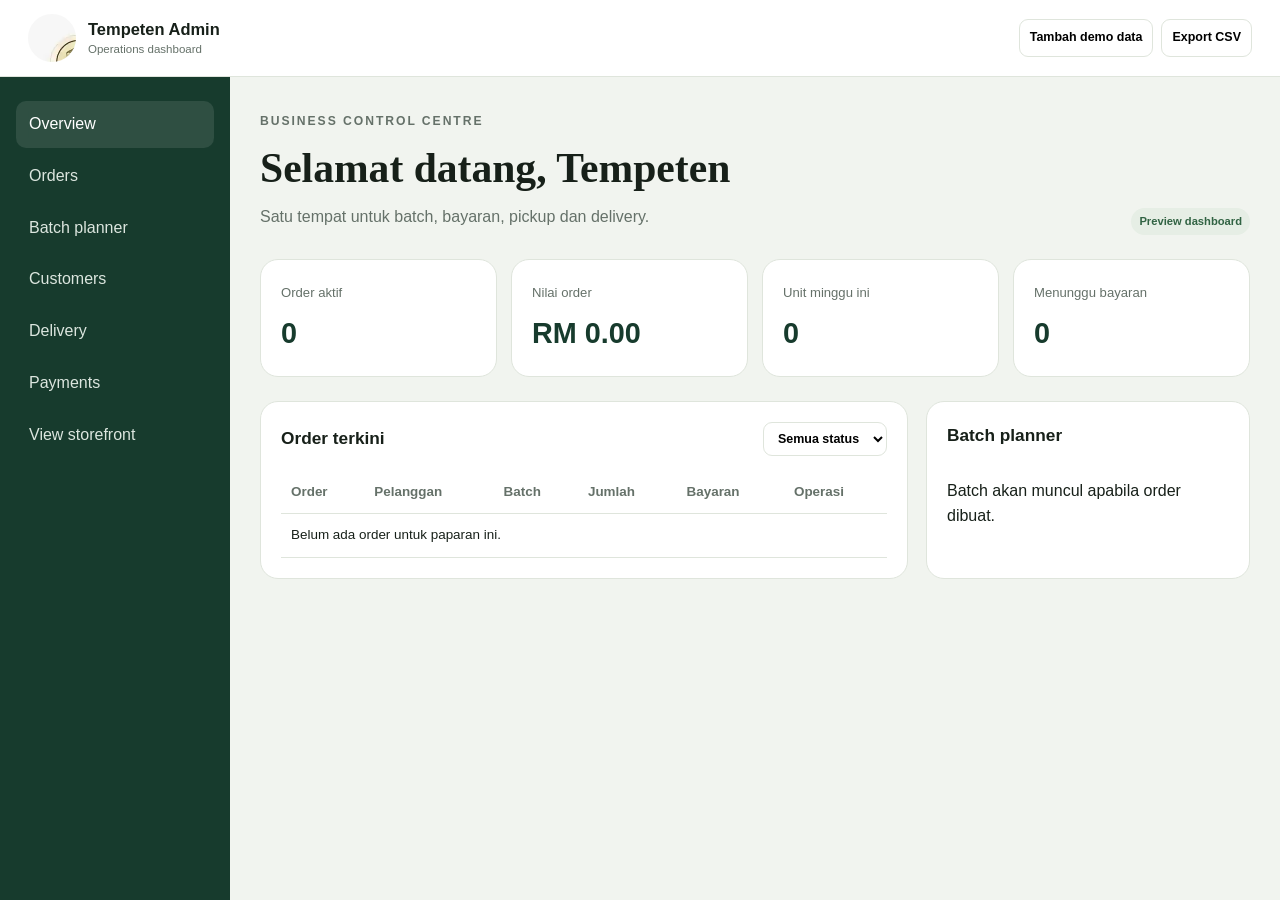
<file: admin.html>
<!doctype html><html lang="ms"><head><meta charset="utf-8"><meta name="viewport" content="width=device-width,initial-scale=1"><meta name="theme-color" content="#173b2d"><title>Admin Demo | Tempeten</title><link rel="stylesheet" href="assets/styles.css"></head><body class="dashboard-body"><header class="dashboard-header"><a class="brand" href="index.html"><img src="[data-uri]" data-img="logo" alt=""><span><strong>Tempeten Admin</strong><small>Operations dashboard</small></span></a><div class="toolbar"><button class="small-button" id="seedBtn">Tambah demo data</button><button class="small-button" id="exportBtn">Export CSV</button></div></header><div class="dashboard-layout"><nav class="dashboard-nav"><a class="active" href="#">Overview</a><a href="#orders">Orders</a><a href="#batches">Batch planner</a><a href="#">Customers</a><a href="#">Delivery</a><a href="#">Payments</a><a href="index.html">View storefront</a></nav><main class="dashboard-main"><div class="dashboard-title"><div><p class="eyebrow">BUSINESS CONTROL CENTRE</p><h1>Selamat datang, Tempeten</h1><p>Satu tempat untuk batch, bayaran, pickup dan delivery.</p></div><span class="status">Preview dashboard</span></div><section class="metric-grid"><article class="metric"><span>Order aktif</span><strong id="mOrders">0</strong></article><article class="metric"><span>Nilai order</span><strong id="mRevenue">RM0</strong></article><article class="metric"><span>Unit minggu ini</span><strong id="mUnits">0</strong></article><article class="metric"><span>Menunggu bayaran</span><strong id="mPending">0</strong></article></section><div class="dashboard-grid"><section class="panel" id="orders"><div class="panel-head"><h2>Order terkini</h2><div class="toolbar"><select id="statusFilter" class="small-button"><option value="all">Semua status</option><option value="pending">Pending</option><option value="paid">Paid</option></select></div></div><div class="table-wrap"><table><thead><tr><th>Order</th><th>Pelanggan</th><th>Batch</th><th>Jumlah</th><th>Bayaran</th><th>Operasi</th></tr></thead><tbody id="ordersBody"></tbody></table></div></section><aside class="panel" id="batches"><div class="panel-head"><h2>Batch planner</h2></div><div class="batch-list" id="batchList"></div></aside></div></main></div><script src="assets/images.js"></script><script src="assets/admin.js"></script></body></html>
</file>
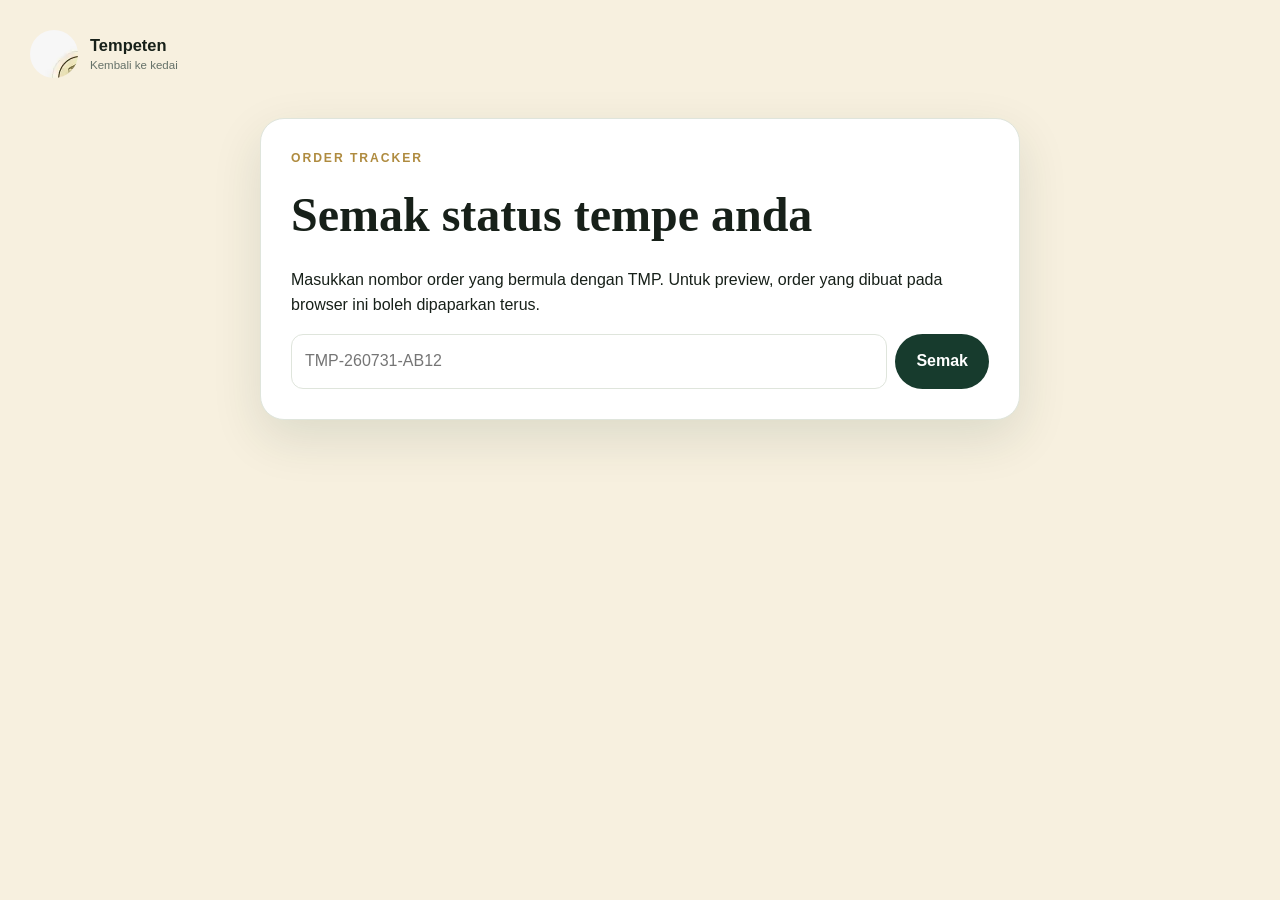
<file: track.html>
<!doctype html><html lang="ms"><head><meta charset="utf-8"><meta name="viewport" content="width=device-width,initial-scale=1"><meta name="theme-color" content="#173b2d"><title>Semak Order | Tempeten</title><link rel="stylesheet" href="assets/styles.css"></head><body><div class="track-shell"><a class="brand" href="index.html"><img src="[data-uri]" data-img="logo" alt="Logo Tempeten"><span><strong>Tempeten</strong><small>Kembali ke kedai</small></span></a><main class="track-card"><p class="eyebrow">ORDER TRACKER</p><h1>Semak status tempe anda</h1><p>Masukkan nombor order yang bermula dengan TMP. Untuk preview, order yang dibuat pada browser ini boleh dipaparkan terus.</p><form class="track-form" id="trackForm"><input id="orderId" placeholder="TMP-260731-AB12" required><button class="button primary" type="submit">Semak</button></form><section id="trackResult" hidden></section></main></div><script src="assets/images.js"></script><script src="assets/track.js"></script></body></html>
</file>
<file: assets/styles.css>
:root{--forest:#173b2d;--forest-2:#234d3b;--leaf:#698b55;--sage:#dce6d4;--cream:#f7f0df;--paper:#fffdf8;--ink:#172019;--muted:#657169;--gold:#af8b3f;--line:#dfe5dc;--danger:#8b3f34;--shadow:0 18px 50px rgba(24,55,42,.12);--radius:24px}
*{box-sizing:border-box}html{scroll-behavior:smooth}body{margin:0;background:var(--paper);color:var(--ink);font-family:Inter,ui-sans-serif,-apple-system,BlinkMacSystemFont,"Segoe UI",sans-serif;line-height:1.55}body.no-scroll{overflow:hidden}img{display:block;max-width:100%}a{color:inherit;text-decoration:none}button,input,select,textarea{font:inherit}button{cursor:pointer}.site-header{position:sticky;top:0;z-index:30;display:flex;align-items:center;justify-content:space-between;gap:24px;padding:14px clamp(20px,5vw,72px);background:rgba(255,253,248,.92);border-bottom:1px solid rgba(23,59,45,.08);backdrop-filter:blur(18px)}.brand{display:flex;align-items:center;gap:12px}.brand img{width:48px;height:48px;border-radius:50%}.brand span{display:grid;line-height:1.15}.brand strong{font-size:1.03rem}.brand small{color:var(--muted);font-size:.72rem;margin-top:4px}.desktop-nav{display:flex;gap:28px;color:var(--muted);font-size:.92rem}.desktop-nav a:hover{color:var(--forest)}.cart-button{border:0;background:var(--forest);color:#fff;padding:12px 16px;border-radius:999px;font-weight:700}.cart-button span{display:inline-grid;place-items:center;min-width:24px;height:24px;margin-left:8px;border-radius:50%;background:#fff;color:var(--forest);font-size:.78rem}.hero{min-height:690px;display:grid;grid-template-columns:1.12fr .88fr;gap:0;background:var(--cream)}.hero-media{position:relative;min-height:680px;overflow:hidden}.hero-media>img{width:100%;height:100%;object-fit:cover}.hero-media:after{content:"";position:absolute;inset:0;background:linear-gradient(90deg,transparent 68%,rgba(247,240,223,.18))}.hero-stamp{position:absolute;right:32px;bottom:32px;z-index:1;display:grid;place-items:center;width:126px;height:126px;border-radius:50%;background:rgba(247,240,223,.94);border:1px solid rgba(23,59,45,.15);color:var(--forest);text-align:center;font-weight:800;line-height:1.1;transform:rotate(-7deg);box-shadow:var(--shadow)}.hero-copy{display:flex;flex-direction:column;justify-content:center;padding:72px clamp(34px,6vw,96px)}.eyebrow{margin:0 0 10px;color:var(--gold);font-size:.76rem;font-weight:850;letter-spacing:.16em}.hero h1,.section-heading h2,.story-copy h2,.cta-section h2{font-family:Georgia,"Times New Roman",serif;letter-spacing:-.035em;line-height:1.04}.hero h1{font-size:clamp(3rem,5.3vw,6rem);margin:0;max-width:780px}.lead{font-size:1.08rem;color:var(--muted);max-width:640px;margin:26px 0}.hero-actions{display:flex;gap:12px;flex-wrap:wrap}.button{display:inline-flex;justify-content:center;align-items:center;gap:8px;border:1px solid transparent;padding:14px 20px;border-radius:999px;font-weight:800;transition:.2s transform,.2s background}.button:hover{transform:translateY(-1px)}.button.primary{background:var(--forest);color:white}.button.secondary{background:transparent;border-color:rgba(23,59,45,.25);color:var(--forest)}.button.light{background:#fff;color:var(--forest)}.button.full{width:100%;border-radius:14px}.batch-card{display:flex;align-items:center;gap:12px;margin-top:30px;padding:14px 16px;border:1px solid rgba(23,59,45,.12);border-radius:16px;background:rgba(255,255,255,.45);max-width:430px}.status-dot{width:10px;height:10px;background:#4b9b62;border-radius:50%;box-shadow:0 0 0 6px rgba(75,155,98,.12)}.batch-card div{display:grid}.batch-card small{color:var(--muted)}.value-strip{display:grid;grid-template-columns:repeat(4,1fr);border-bottom:1px solid var(--line);background:#fff;padding:0 clamp(20px,5vw,72px)}.value-strip div{display:grid;gap:3px;padding:25px 24px;border-right:1px solid var(--line)}.value-strip div:last-child{border-right:0}.value-strip strong{color:var(--forest)}.value-strip span{color:var(--muted);font-size:.86rem}.section{padding:100px clamp(20px,6vw,92px)}.section-heading{display:flex;align-items:end;justify-content:space-between;gap:40px;margin-bottom:42px}.section-heading h2{font-size:clamp(2.4rem,4vw,4.5rem);margin:0;max-width:760px}.section-heading>p{max-width:500px;margin:0;color:var(--muted)}.product-grid{display:grid;grid-template-columns:repeat(4,1fr);gap:18px}.product-card{display:flex;flex-direction:column;border:1px solid var(--line);border-radius:var(--radius);overflow:hidden;background:#fff;min-width:0}.product-card.featured{background:#fbf7ed;border-color:#d9c79d}.product-card.wide{grid-column:span 2;display:grid;grid-template-columns:.65fr 1.35fr}.product-image{position:relative;aspect-ratio:4/4.4;overflow:hidden;background:#e9eee5}.product-card.wide .product-image{aspect-ratio:auto;min-height:320px}.product-image img{width:100%;height:100%;object-fit:cover;transition:transform .45s}.product-card:hover .product-image img{transform:scale(1.025)}.product-badge{position:absolute;left:14px;top:14px;padding:7px 10px;border-radius:999px;background:rgba(255,253,248,.92);font-size:.68rem;font-weight:800;color:var(--forest);box-shadow:0 5px 18px rgba(0,0,0,.08)}.product-badge.gold{background:var(--gold);color:#fff}.product-body{display:flex;flex:1;flex-direction:column;justify-content:space-between;padding:20px}.product-title{display:flex;align-items:flex-start;justify-content:space-between;gap:16px}.product-title h3{margin:0;font-size:1.08rem}.product-title p{color:var(--muted);font-size:.86rem;margin:7px 0 0}.product-title>strong{white-space:nowrap;color:var(--forest)}.product-actions{display:flex;align-items:center;justify-content:flex-end;gap:10px;margin-top:20px}.product-actions button{width:38px;height:38px;border:1px solid var(--line);border-radius:50%;background:#fff;color:var(--forest);font-size:1.2rem}.qty{min-width:24px;text-align:center;font-weight:800}.text-link{display:inline-block;color:var(--forest);font-weight:800;margin-top:20px}.story-section{display:grid;grid-template-columns:1fr 1fr;background:var(--forest);color:#fff}.story-copy{display:flex;flex-direction:column;justify-content:center;padding:90px clamp(30px,7vw,110px)}.story-copy h2{font-size:clamp(2.5rem,4.5vw,5rem);margin:0}.story-copy>p:not(.eyebrow){color:#d7e1d9;font-size:1.02rem}.story-image{min-height:620px}.story-image img{width:100%;height:100%;object-fit:cover}.note-card{margin-top:25px;padding:22px;border:1px solid rgba(255,255,255,.18);border-radius:18px;background:rgba(255,255,255,.06)}.note-card p{margin:7px 0 0;color:#d7e1d9}.steps{display:grid;grid-template-columns:repeat(4,1fr);gap:18px}.steps article{padding:26px;border:1px solid var(--line);border-radius:20px;background:#fff}.steps span{font-family:Georgia,serif;color:var(--gold);font-size:2rem}.steps h3{margin:28px 0 8px}.steps p{margin:0;color:var(--muted);font-size:.9rem}.pickup{background:#f3f5ef}.location-grid{display:grid;grid-template-columns:repeat(3,1fr);gap:18px}.location-grid article{display:flex;gap:16px;padding:24px;border-radius:20px;background:#fff;border:1px solid var(--line)}.location-grid h3{margin:0}.location-grid p{color:var(--muted);margin:5px 0}.location-grid strong{font-size:.86rem;color:var(--forest)}.location-icon{display:grid;place-items:center;flex:0 0 50px;height:50px;border-radius:16px;background:var(--sage);color:var(--forest);font-weight:900}.delivery-card{background:var(--forest)!important;color:white}.delivery-card .location-icon{background:rgba(255,255,255,.12);color:#fff}.delivery-card p,.delivery-card strong{color:#dce6df}.cta-section{display:flex;align-items:center;justify-content:space-between;gap:30px;padding:64px clamp(20px,6vw,92px);background:var(--gold);color:white}.cta-section h2{font-size:clamp(2.2rem,4vw,4.4rem);max-width:900px;margin:0}.cta-section .eyebrow{color:#fff5d8}footer{display:grid;grid-template-columns:1fr auto;gap:28px;padding:48px clamp(20px,6vw,92px);background:#10261d;color:#fff}.footer-brand{display:flex;align-items:center;gap:12px}.footer-brand img{width:54px;height:54px;border-radius:50%}.footer-brand div{display:grid}.footer-brand span{color:#b9c9bf;font-size:.85rem}.footer-links{display:flex;gap:22px;align-items:center;color:#dbe5de;font-size:.9rem}.footer-note{grid-column:1/-1;color:#8fa298;font-size:.78rem;margin:0}.overlay{position:fixed;inset:0;z-index:39;background:rgba(10,25,18,.48);backdrop-filter:blur(4px)}.cart-drawer{position:fixed;right:0;top:0;bottom:0;z-index:40;width:min(460px,100%);display:flex;flex-direction:column;background:var(--paper);transform:translateX(105%);transition:transform .3s;box-shadow:-20px 0 60px rgba(0,0,0,.15)}.cart-drawer.open{transform:translateX(0)}.cart-header{display:flex;justify-content:space-between;align-items:flex-start;padding:26px;border-bottom:1px solid var(--line)}.cart-header h2,.checkout-head h2{margin:0;font-family:Georgia,serif;font-size:2rem}.icon-button{border:0;background:transparent;font-size:2rem;color:var(--muted)}.cart-items{padding:20px 26px;overflow:auto}.cart-line{display:grid;grid-template-columns:1fr auto;gap:8px;padding:15px 0;border-bottom:1px solid var(--line)}.cart-line small{color:var(--muted)}.cart-line .line-actions{display:flex;gap:7px;align-items:center}.cart-line button{width:28px;height:28px;border-radius:50%;border:1px solid var(--line);background:#fff}.cart-empty{padding:55px 26px;text-align:center;color:var(--muted)}.cart-empty strong{color:var(--ink)}.cart-footer{margin-top:auto;padding:22px 26px;border-top:1px solid var(--line);background:#fff}.cart-total{display:flex;justify-content:space-between;margin-bottom:16px}.checkout-dialog{width:min(1050px,calc(100% - 24px));max-height:92vh;padding:0;border:0;border-radius:24px;background:var(--paper);box-shadow:0 30px 100px rgba(0,0,0,.25)}.checkout-dialog::backdrop{background:rgba(10,25,18,.62);backdrop-filter:blur(5px)}.checkout-head{display:flex;justify-content:space-between;padding:24px 28px;border-bottom:1px solid var(--line)}.checkout-grid{display:grid;grid-template-columns:1.15fr .85fr;max-height:calc(92vh - 96px);overflow:auto}.form-panel{display:grid;gap:16px;padding:28px}.form-panel label{display:grid;gap:7px;font-weight:700;font-size:.87rem}.form-panel input,.form-panel select,.form-panel textarea{width:100%;border:1px solid #cfd7cf;background:#fff;border-radius:12px;padding:12px 13px;outline:none}.form-panel input:focus,.form-panel select:focus,.form-panel textarea:focus{border-color:var(--forest);box-shadow:0 0 0 3px rgba(23,59,45,.08)}fieldset{display:grid;gap:9px;margin:0;padding:0;border:0}legend{font-size:.87rem;font-weight:700;margin-bottom:7px}.radio-card{display:flex!important;grid-template-columns:auto 1fr!important;align-items:center;gap:12px!important;border:1px solid var(--line);border-radius:14px;padding:12px;background:#fff}.radio-card input{width:auto}.radio-card span{display:grid}.radio-card small{color:var(--muted);font-weight:500}.order-summary{padding:28px;background:#eef2e9}.order-summary h3{margin-top:0}.summary-item{display:flex;justify-content:space-between;gap:12px;padding:8px 0;font-size:.86rem}.summary-row{display:flex;justify-content:space-between;padding:12px 0;border-top:1px solid #d6ddd2}.summary-row.grand{font-size:1.16rem}.secure-note{display:block;color:var(--muted);margin-top:12px}.quote-result{font-size:.82rem;color:var(--forest);margin:8px 0 0}.toast{position:fixed;left:50%;bottom:24px;z-index:60;transform:translate(-50%,30px);opacity:0;background:#10261d;color:white;padding:13px 18px;border-radius:999px;transition:.25s;pointer-events:none}.toast.show{transform:translate(-50%,0);opacity:1}
.dashboard-body{background:#f1f4ef}.dashboard-header{position:sticky;top:0;z-index:20;display:flex;justify-content:space-between;align-items:center;padding:14px 28px;background:#fff;border-bottom:1px solid var(--line)}.dashboard-layout{display:grid;grid-template-columns:230px 1fr;min-height:calc(100vh - 77px)}.dashboard-nav{padding:24px 16px;background:#173b2d;color:#dce6df}.dashboard-nav a{display:block;padding:11px 13px;border-radius:10px;margin-bottom:5px}.dashboard-nav a.active,.dashboard-nav a:hover{background:rgba(255,255,255,.1);color:#fff}.dashboard-main{padding:30px}.dashboard-title{display:flex;justify-content:space-between;align-items:end;gap:20px}.dashboard-title h1{margin:0;font-family:Georgia,serif;font-size:2.6rem}.dashboard-title p{margin:5px 0;color:var(--muted)}.metric-grid{display:grid;grid-template-columns:repeat(4,1fr);gap:14px;margin:24px 0}.metric{padding:20px;border-radius:18px;background:#fff;border:1px solid var(--line)}.metric span{color:var(--muted);font-size:.82rem}.metric strong{display:block;font-size:1.8rem;margin-top:6px;color:var(--forest)}.dashboard-grid{display:grid;grid-template-columns:1.5fr .75fr;gap:18px}.panel{background:#fff;border:1px solid var(--line);border-radius:18px;padding:20px;overflow:hidden}.panel-head{display:flex;justify-content:space-between;align-items:center;gap:16px;margin-bottom:15px}.panel h2{margin:0;font-size:1.08rem}.table-wrap{overflow:auto}table{width:100%;border-collapse:collapse;font-size:.84rem}th,td{text-align:left;padding:11px 10px;border-bottom:1px solid var(--line);white-space:nowrap}th{color:var(--muted);font-weight:700}.status{display:inline-flex;padding:5px 8px;border-radius:999px;background:#e6eee5;color:#316343;font-weight:800;font-size:.7rem}.status.pending{background:#fff0cf;color:#7c5d15}.status.delivery{background:#e6edf8;color:#365a89}.batch-list{display:grid;gap:10px}.batch-row{padding:13px;border:1px solid var(--line);border-radius:12px}.batch-row div{display:flex;justify-content:space-between}.progress{height:7px;background:#e8ede7;border-radius:999px;margin-top:9px;overflow:hidden}.progress span{display:block;height:100%;background:var(--forest);border-radius:999px}.toolbar{display:flex;gap:8px}.small-button{border:1px solid var(--line);background:#fff;border-radius:9px;padding:8px 10px;font-size:.78rem;font-weight:700}.track-shell{min-height:100vh;background:var(--cream);padding:30px}.track-card{max-width:760px;margin:40px auto;background:#fff;border:1px solid var(--line);border-radius:24px;padding:30px;box-shadow:var(--shadow)}.track-card h1{font-family:Georgia,serif;font-size:3rem;margin:10px 0}.track-form{display:flex;gap:8px}.track-form input{flex:1;border:1px solid var(--line);border-radius:12px;padding:13px}.timeline{display:grid;gap:0;margin-top:30px}.timeline-row{display:grid;grid-template-columns:32px 1fr;gap:12px;min-height:75px}.timeline-marker{position:relative;width:20px;height:20px;border:2px solid #a7b2aa;border-radius:50%;background:#fff}.timeline-row:not(:last-child) .timeline-marker:after{content:"";position:absolute;left:7px;top:18px;width:2px;height:58px;background:#dce2dd}.timeline-row.done .timeline-marker{background:var(--forest);border-color:var(--forest)}.timeline-row.done .timeline-marker:after{background:var(--forest)}.timeline-row h3{margin:0}.timeline-row p{margin:4px 0;color:var(--muted);font-size:.86rem}
@media(max-width:1050px){.desktop-nav{display:none}.hero{grid-template-columns:1fr}.hero-media{min-height:520px}.hero-copy{padding:58px clamp(22px,7vw,70px)}.value-strip{grid-template-columns:repeat(2,1fr)}.product-grid{grid-template-columns:repeat(2,1fr)}.steps{grid-template-columns:repeat(2,1fr)}.location-grid{grid-template-columns:1fr}.metric-grid{grid-template-columns:repeat(2,1fr)}.dashboard-grid{grid-template-columns:1fr}.dashboard-layout{grid-template-columns:1fr}.dashboard-nav{display:none}}@media(max-width:700px){.site-header{padding:10px 14px}.brand small{display:none}.cart-button{padding:10px 12px}.hero{min-height:auto}.hero-media{min-height:380px}.hero-stamp{width:100px;height:100px;right:18px;bottom:18px;font-size:.78rem}.hero-copy{padding:42px 20px 54px}.hero h1{font-size:2.9rem}.value-strip{grid-template-columns:1fr;padding:0 20px}.value-strip div{border-right:0;border-bottom:1px solid var(--line);padding:18px 0}.section{padding:70px 20px}.section-heading{display:block}.section-heading>p{margin-top:18px}.section-heading h2{font-size:2.7rem}.product-grid{grid-template-columns:1fr}.product-card.wide{grid-column:auto;display:flex}.story-section{grid-template-columns:1fr}.story-copy{padding:70px 20px}.story-image{min-height:400px}.steps{grid-template-columns:1fr}.cta-section{display:block;padding:55px 20px}.cta-section .button{margin-top:22px}footer{grid-template-columns:1fr;padding:42px 20px}.footer-links{flex-wrap:wrap}.checkout-grid{grid-template-columns:1fr}.checkout-dialog{max-height:96vh}.checkout-grid{max-height:calc(96vh - 90px)}.order-summary{order:-1}.dashboard-main{padding:20px}.metric-grid{grid-template-columns:1fr 1fr}.dashboard-title{display:block}.track-shell{padding:12px}.track-card{padding:22px}.track-card h1{font-size:2.4rem}.track-form{display:grid}}
</file>
